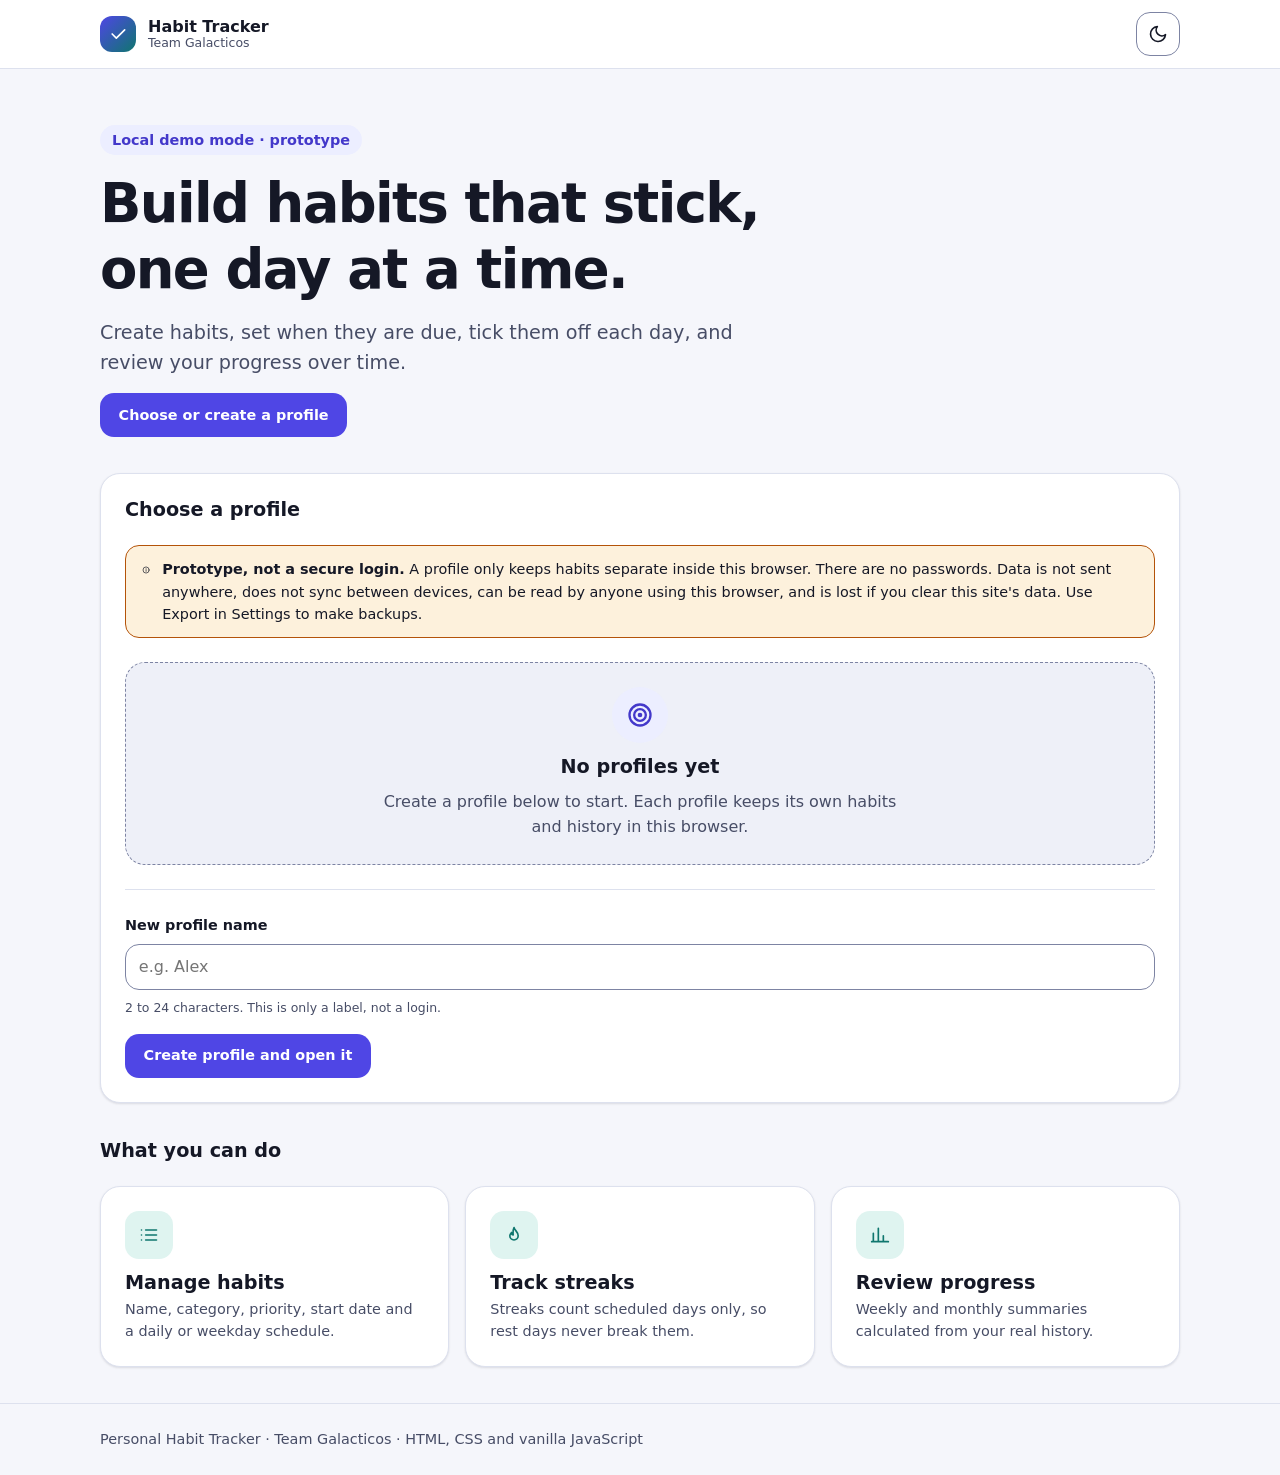
<file: index.html>
<!DOCTYPE html>
<html lang="en">
<head>
  <meta charset="UTF-8">
  <meta name="viewport" content="width=device-width, initial-scale=1">
  <title>Personal Habit Tracker | Team Galacticos</title>
  <link rel="icon" href="favicon.svg" type="image/svg+xml">
  <meta name="description" content="A personal habit tracker built with HTML, CSS and vanilla JavaScript.">
  <script src="js/theme-init.js"></script>
  <link rel="stylesheet" href="css/variables.css">
  <link rel="stylesheet" href="css/base.css">
  <link rel="stylesheet" href="css/layout.css">
  <link rel="stylesheet" href="css/components.css">
  <link rel="stylesheet" href="css/pages.css">
</head>
<body data-page="home">
  <a class="skip-link" href="#main">Skip to main content</a>

  <header class="site-header">
    <div class="container site-header__inner">
      <a class="brand" href="index.html">
        <span class="brand__mark" data-icon="check"></span>
        <span class="brand__text">
          <span class="brand__name">Habit Tracker</span>
          <span class="brand__team">Team Galacticos</span>
        </span>
      </a>
      <button class="btn btn--secondary btn--icon" type="button" data-theme-toggle></button>
    </div>
  </header>

  <main id="main" class="container" tabindex="-1">
    <section class="hero" aria-labelledby="hero-title">
      <p class="hero__eyebrow">Local demo mode &middot; prototype</p>
      <h1 class="hero__title" id="hero-title">Build habits that stick, one day at a time.</h1>
      <p class="hero__text">Create habits, set when they are due, tick them off each day, and review your progress over time.</p>
      <div class="hero__actions">
        <a class="btn btn--primary" href="#profile-panel">Choose or create a profile</a>
      </div>
    </section>

    <section class="card profile-panel" id="profile-panel" aria-labelledby="profile-title">
      <h2 class="card__title" id="profile-title">Choose a profile</h2>

      <p class="notice notice--warning section-gap">
        <span data-icon="info" data-icon-size="18"></span>
        <span><strong>Prototype, not a secure login.</strong> A profile only keeps habits separate inside this browser. There are no passwords. Data is not sent anywhere, does not sync between devices, can be read by anyone using this browser, and is lost if you clear this site's data. Use Export in Settings to make backups.</span>
      </p>

      <div id="storage-problem" class="section-gap"></div>

      <div class="section-gap" id="profile-region" aria-live="polite">
        <p class="card__subtitle">Loading profiles&hellip;</p>
      </div>

      <form class="profile-create" id="profile-form" novalidate>
        <div class="field">
          <label class="field__label" for="profile-name">New profile name</label>
          <input class="input" id="profile-name" name="displayName" type="text" maxlength="24" autocomplete="off" placeholder="e.g. Alex" aria-describedby="profile-name-hint profile-name-error">
          <p class="field__hint" id="profile-name-hint">2 to 24 characters. This is only a label, not a login.</p>
          <p class="field__error" id="profile-name-error" role="alert" hidden></p>
        </div>
        <div>
          <button class="btn btn--primary" type="submit">Create profile and open it</button>
        </div>
      </form>
    </section>

    <section class="landing-section" aria-labelledby="features-title">
      <h2 class="card__title" id="features-title">What you can do</h2>
      <div class="feature-grid section-gap">
        <article class="card">
          <div class="feature-card__icon" data-icon="list"></div>
          <h3 class="card__title">Manage habits</h3>
          <p class="card__subtitle">Name, category, priority, start date and a daily or weekday schedule.</p>
        </article>
        <article class="card">
          <div class="feature-card__icon" data-icon="flame"></div>
          <h3 class="card__title">Track streaks</h3>
          <p class="card__subtitle">Streaks count scheduled days only, so rest days never break them.</p>
        </article>
        <article class="card">
          <div class="feature-card__icon" data-icon="chart"></div>
          <h3 class="card__title">Review progress</h3>
          <p class="card__subtitle">Weekly and monthly summaries calculated from your real history.</p>
        </article>
      </div>
    </section>
  </main>

  <footer class="site-footer">
    <div class="container">Personal Habit Tracker &middot; Team Galacticos &middot; HTML, CSS and vanilla JavaScript</div>
  </footer>

  <script type="module" src="js/page-index.js"></script>
</body>
</html>
</file>
<file: css/variables.css>
/* css/variables.css
   Design tokens. Change a value here and the whole app updates.
   Light theme is the default; dark applies when the device prefers dark
   (and the user has not forced light) or when the user picks dark. */

:root {
  color-scheme: light;

  /* Brand and status colours */
  --color-primary: #4f46e5;
  --color-primary-hover: #4338ca;
  --color-primary-soft: #eceeff;
  --color-on-primary: #ffffff;
  --color-link: #4338ca;
  --color-accent: #0f766e;
  --color-accent-soft: #dff4f0;
  --color-on-accent: #ffffff;
  --color-warning: #b45309;
  --color-warning-soft: #fdf1dc;
  --color-danger: #be123c;
  --color-danger-soft: #fde6ec;

  /* Neutrals */
  --color-bg: #f5f6fb;
  --color-surface: #ffffff;
  --color-surface-2: #eef0f8;
  --color-border: #dde1ee;
  --color-border-strong: #7d84a3;
  --color-text: #151826;
  --color-text-muted: #474d66;
  --color-track: #e3e6f2;
  --color-focus: #4f46e5;

  /* Spacing scale */
  --space-1: 0.25rem;
  --space-2: 0.5rem;
  --space-3: 0.75rem;
  --space-4: 1rem;
  --space-5: 1.5rem;
  --space-6: 2.25rem;
  --space-7: 3.5rem;

  /* Shape and depth */
  --radius-sm: 0.5rem;
  --radius-md: 0.875rem;
  --radius-lg: 1.25rem;
  --radius-full: 999px;
  --shadow-sm: 0 1px 2px rgba(21, 24, 38, 0.06), 0 1px 3px rgba(21, 24, 38, 0.06);
  --shadow-lg: 0 20px 45px rgba(21, 24, 38, 0.22);

  /* Typography */
  --font-sans: system-ui, -apple-system, "Segoe UI", Roboto, "Helvetica Neue", Arial, sans-serif;
  --text-xs: 0.78rem;
  --text-sm: 0.9rem;
  --text-md: 1rem;
  --text-lg: 1.2rem;
  --text-xl: 1.5rem;
  --text-2xl: 1.9rem;
  --text-3xl: clamp(2.2rem, 5vw, 3.4rem);

  /* Motion and layout */
  --transition: 160ms ease;
  --sidebar-width: 16rem;
  --tabbar-height: 4.25rem;
}

/* Dark theme: follows the device unless the user forced light */
@media (prefers-color-scheme: dark) {
  :root:not([data-theme="light"]) {
    color-scheme: dark;
    --color-primary: #5558e8;
    --color-primary-hover: #6c6ff0;
    --color-primary-soft: #26294d;
    --color-link: #a5b4fc;
    --color-accent: #2dd4bf;
    --color-accent-soft: #123a3a;
    --color-on-accent: #04201c;
    --color-warning: #fbbf24;
    --color-warning-soft: #3a2c10;
    --color-danger: #fb7185;
    --color-danger-soft: #3f1722;
    --color-bg: #0e1020;
    --color-surface: #171a2e;
    --color-surface-2: #20243d;
    --color-border: #2b3050;
    --color-border-strong: #6a7197;
    --color-text: #eceefb;
    --color-text-muted: #a9afcb;
    --color-track: #2b3050;
    --color-focus: #a5b4fc;
    --shadow-sm: 0 1px 2px rgba(0, 0, 0, 0.4);
    --shadow-lg: 0 20px 45px rgba(0, 0, 0, 0.6);
  }
}

/* Dark theme: user explicitly chose dark */
:root[data-theme="dark"] {
  color-scheme: dark;
  --color-primary: #5558e8;
  --color-primary-hover: #6c6ff0;
  --color-primary-soft: #26294d;
  --color-link: #a5b4fc;
  --color-accent: #2dd4bf;
  --color-accent-soft: #123a3a;
  --color-on-accent: #04201c;
  --color-warning: #fbbf24;
  --color-warning-soft: #3a2c10;
  --color-danger: #fb7185;
  --color-danger-soft: #3f1722;
  --color-bg: #0e1020;
  --color-surface: #171a2e;
  --color-surface-2: #20243d;
  --color-border: #2b3050;
  --color-border-strong: #6a7197;
  --color-text: #eceefb;
  --color-text-muted: #a9afcb;
  --color-track: #2b3050;
  --color-focus: #a5b4fc;
  --shadow-sm: 0 1px 2px rgba(0, 0, 0, 0.4);
  --shadow-lg: 0 20px 45px rgba(0, 0, 0, 0.6);
}
</file>
<file: css/base.css>
/* css/base.css
   Reset, base typography, focus styles, accessibility helpers. */

*,
*::before,
*::after {
  box-sizing: border-box;
}

html {
  -webkit-text-size-adjust: 100%;
  scroll-behavior: smooth;
}

body {
  margin: 0;
  min-height: 100vh;
  font-family: var(--font-sans);
  font-size: var(--text-md);
  line-height: 1.55;
  color: var(--color-text);
  background: var(--color-bg);
  -webkit-font-smoothing: antialiased;
}

h1, h2, h3, h4 {
  margin: 0;
  line-height: 1.2;
}

p {
  margin: 0;
}

svg,
img {
  display: block;
  max-width: 100%;
}

.icon {
  flex-shrink: 0;
}

a {
  color: var(--color-link);
  text-underline-offset: 0.2em;
}

/* Visible keyboard focus everywhere */
:focus-visible {
  outline: 3px solid var(--color-focus);
  outline-offset: 2px;
  border-radius: var(--radius-sm);
}

main:focus {
  outline: none;
}

[hidden] {
  display: none !important;
}

.skip-link {
  position: absolute;
  top: -5rem;
  left: var(--space-4);
  z-index: 100;
  padding: var(--space-3) var(--space-4);
  border-radius: var(--radius-md);
  background: var(--color-primary);
  color: var(--color-on-primary);
  font-weight: 600;
  text-decoration: none;
}

.skip-link:focus {
  top: var(--space-4);
}

.visually-hidden {
  position: absolute !important;
  width: 1px;
  height: 1px;
  margin: -1px;
  padding: 0;
  overflow: hidden;
  clip: rect(0, 0, 0, 0);
  white-space: nowrap;
  border: 0;
}

/* Respect users who ask for less motion */
@media (prefers-reduced-motion: reduce) {
  *,
  *::before,
  *::after {
    animation-duration: 0.01ms !important;
    animation-iteration-count: 1 !important;
    transition-duration: 0.01ms !important;
    scroll-behavior: auto !important;
  }
}
</file>
<file: css/layout.css>
/* css/layout.css
   App shell: sidebar (desktop), top bar + tab bar (mobile/tablet), grids. */

.app-shell {
  min-height: 100vh;
}

.app-main {
  min-width: 0;
  padding-bottom: calc(var(--tabbar-height) + env(safe-area-inset-bottom, 0px));
}

/* ---------- Sidebar (hidden until desktop) ---------- */
.sidebar {
  display: none;
}

.brand {
  display: flex;
  align-items: center;
  gap: var(--space-3);
  color: var(--color-text);
  text-decoration: none;
}

.brand__mark {
  display: grid;
  place-items: center;
  width: 2.25rem;
  height: 2.25rem;
  border-radius: 0.75rem;
  color: #ffffff;
  background: linear-gradient(135deg, #4f46e5, #0f766e);
}

.brand__text {
  display: grid;
  line-height: 1.15;
}

.brand__name {
  font-weight: 700;
}

.brand__team {
  font-size: var(--text-xs);
  color: var(--color-text-muted);
}

.sidebar__nav {
  display: grid;
  gap: var(--space-1);
}

.nav-link {
  display: flex;
  align-items: center;
  gap: var(--space-3);
  min-height: 2.75rem;
  padding: 0.6rem 0.9rem;
  border-radius: var(--radius-md);
  color: var(--color-text-muted);
  font-weight: 600;
  text-decoration: none;
  transition: background-color var(--transition), color var(--transition);
}

.nav-link:hover {
  background: var(--color-surface-2);
  color: var(--color-text);
}

.nav-link[aria-current="page"] {
  background: var(--color-primary-soft);
  color: var(--color-link);
}

.sidebar__footer {
  display: grid;
  gap: var(--space-3);
  margin-top: auto;
}

.mode-note {
  padding: var(--space-3);
  border-radius: var(--radius-md);
  background: var(--color-surface-2);
  color: var(--color-text-muted);
  font-size: var(--text-xs);
}

/* ---------- Mobile top bar and bottom tab bar ---------- */
.mobile-topbar {
  position: sticky;
  top: 0;
  z-index: 20;
  display: flex;
  align-items: center;
  justify-content: space-between;
  padding: var(--space-3) var(--space-4);
  background: var(--color-surface);
  border-bottom: 1px solid var(--color-border);
}

.tabbar {
  position: fixed;
  right: 0;
  bottom: 0;
  left: 0;
  z-index: 30;
  display: grid;
  grid-template-columns: repeat(5, 1fr);
  height: calc(var(--tabbar-height) + env(safe-area-inset-bottom, 0px));
  padding-bottom: env(safe-area-inset-bottom, 0px);
  background: var(--color-surface);
  border-top: 1px solid var(--color-border);
}

.tab-link {
  display: flex;
  flex-direction: column;
  align-items: center;
  justify-content: center;
  gap: 0.2rem;
  min-height: 44px;
  color: var(--color-text-muted);
  font-size: var(--text-xs);
  font-weight: 600;
  text-decoration: none;
}

.tab-link[aria-current="page"] {
  color: var(--color-link);
}

/* ---------- Page container ---------- */
.page {
  width: 100%;
  max-width: 72rem;
  margin-inline: auto;
  padding: var(--space-5) var(--space-4) var(--space-6);
}

.page-header {
  display: flex;
  flex-wrap: wrap;
  align-items: flex-end;
  justify-content: space-between;
  gap: var(--space-4);
  margin-bottom: var(--space-5);
}

.page-title {
  font-size: var(--text-2xl);
  letter-spacing: -0.02em;
}

.page-subtitle {
  margin-top: var(--space-1);
  color: var(--color-text-muted);
}

.page-actions {
  display: flex;
  flex-wrap: wrap;
  gap: var(--space-3);
}

/* ---------- Layout utilities ---------- */
.stack {
  display: grid;
  gap: var(--space-5);
  align-content: start;
}

.stack--sm {
  gap: var(--space-3);
}

.cluster {
  display: flex;
  flex-wrap: wrap;
  align-items: center;
  gap: var(--space-3);
}

.grid {
  display: grid;
  gap: var(--space-4);
}

.grid--stats {
  grid-template-columns: repeat(auto-fit, minmax(11rem, 1fr));
}

.grid--two {
  grid-template-columns: minmax(0, 1fr);
  gap: var(--space-5);
}

.section-gap {
  margin-top: var(--space-5);
}

@media (min-width: 640px) {
  .page {
    padding-inline: var(--space-6);
  }
}

/* ---------- Desktop: sidebar replaces top bar and tab bar ---------- */
@media (min-width: 900px) {
  .app-shell {
    display: grid;
    grid-template-columns: var(--sidebar-width) minmax(0, 1fr);
  }

  .sidebar {
    position: sticky;
    top: 0;
    display: flex;
    flex-direction: column;
    gap: var(--space-5);
    height: 100vh;
    padding: var(--space-5) var(--space-4);
    background: var(--color-surface);
    border-right: 1px solid var(--color-border);
  }

  .mobile-topbar,
  .tabbar {
    display: none;
  }

  .app-main {
    padding-bottom: 0;
  }
}

@media (min-width: 1100px) {
  .grid--two {
    grid-template-columns: minmax(0, 3fr) minmax(0, 2fr);
  }
}
</file>
<file: css/components.css>
/* css/components.css
   Reusable components: buttons, cards, badges, stats, lists, forms,
   dialog, toast, empty states, notices. */

/* ---------- Buttons ---------- */
.btn {
  display: inline-flex;
  align-items: center;
  justify-content: center;
  gap: var(--space-2);
  min-height: 2.75rem;
  padding: 0.5rem 1.1rem;
  border: 1px solid transparent;
  border-radius: var(--radius-md);
  font: inherit;
  font-size: var(--text-sm);
  font-weight: 600;
  line-height: 1;
  text-decoration: none;
  cursor: pointer;
  transition: background-color var(--transition), border-color var(--transition), transform var(--transition);
}

.btn:active {
  transform: translateY(1px);
}

.btn--primary {
  background: var(--color-primary);
  color: var(--color-on-primary);
}

.btn--primary:hover {
  background: var(--color-primary-hover);
}

.btn--secondary {
  background: var(--color-surface);
  border-color: var(--color-border-strong);
  color: var(--color-text);
}

.btn--secondary:hover {
  background: var(--color-surface-2);
}

.btn--ghost {
  background: transparent;
  color: var(--color-text-muted);
}

.btn--ghost:hover {
  background: var(--color-surface-2);
}

.btn--danger {
  background: var(--color-danger-soft);
  color: var(--color-danger);
}

.btn--sm {
  min-height: 2.25rem;
  padding: 0.35rem 0.75rem;
}

.btn--icon {
  width: 2.75rem;
  padding: 0;
}

.btn:disabled,
.btn[aria-disabled="true"] {
  opacity: 0.55;
  cursor: not-allowed;
  transform: none;
}

/* ---------- Cards ---------- */
.card {
  padding: var(--space-5);
  background: var(--color-surface);
  border: 1px solid var(--color-border);
  border-radius: var(--radius-lg);
  box-shadow: var(--shadow-sm);
}

.card__header {
  display: flex;
  flex-wrap: wrap;
  align-items: center;
  justify-content: space-between;
  gap: var(--space-3);
  margin-bottom: var(--space-4);
}

.card__title {
  font-size: var(--text-lg);
}

.card__subtitle {
  margin-top: var(--space-1);
  color: var(--color-text-muted);
  font-size: var(--text-sm);
}

/* ---------- Badges ---------- */
.badge {
  display: inline-flex;
  align-items: center;
  padding: 0.15rem 0.6rem;
  border-radius: var(--radius-full);
  font-size: var(--text-xs);
  font-weight: 600;
  white-space: nowrap;
  background: var(--color-surface-2);
  color: var(--color-text-muted);
}

.badge--category { background: var(--color-primary-soft); color: var(--color-link); }
.badge--high     { background: var(--color-danger-soft);  color: var(--color-danger); }
.badge--medium   { background: var(--color-warning-soft); color: var(--color-warning); }
.badge--low      { background: var(--color-accent-soft);  color: var(--color-accent); }
.badge--done     { background: var(--color-accent-soft);  color: var(--color-accent); }
.badge--pending  { background: var(--color-surface-2);    color: var(--color-text-muted); }

/* ---------- Stat cards ---------- */
.stat-card {
  display: flex;
  align-items: center;
  gap: var(--space-4);
}

.stat-card__icon {
  display: grid;
  flex-shrink: 0;
  place-items: center;
  width: 3rem;
  height: 3rem;
  border-radius: var(--radius-md);
  background: var(--color-primary-soft);
  color: var(--color-link);
}

.stat-card__label {
  color: var(--color-text-muted);
  font-size: var(--text-sm);
}

.stat-card__value {
  font-size: var(--text-2xl);
  font-weight: 700;
  line-height: 1.1;
}

.stat-card__hint {
  color: var(--color-text-muted);
  font-size: var(--text-xs);
}

/* ---------- Ring and progress bar ---------- */
.ring {
  --size: 9rem;
  position: relative;
  display: grid;
  place-items: center;
  width: var(--size);
  height: var(--size);
  margin-inline: auto;
  border-radius: 50%;
  background: conic-gradient(var(--color-accent) calc(var(--value, 0) * 1%), var(--color-track) 0);
}

.ring::before {
  content: "";
  position: absolute;
  inset: 0.85rem;
  border-radius: 50%;
  background: var(--color-surface);
}

.ring__value {
  position: relative;
  font-size: var(--text-2xl);
  font-weight: 700;
}

.progress {
  height: 0.6rem;
  overflow: hidden;
  border-radius: var(--radius-full);
  background: var(--color-track);
}

.progress__fill {
  width: calc(var(--value, 0) * 1%);
  height: 100%;
  border-radius: inherit;
  background: var(--color-accent);
  transition: width 400ms ease;
}

/* ---------- Habit list ---------- */
.habit-list {
  display: grid;
  gap: var(--space-3);
  margin: 0;
  padding: 0;
  list-style: none;
}

.habit-item {
  display: grid;
  grid-template-columns: auto minmax(0, 1fr);
  gap: var(--space-3);
  align-items: center;
  padding: var(--space-3) var(--space-4);
  background: var(--color-surface);
  border: 1px solid var(--color-border);
  border-radius: var(--radius-md);
}

.habit-item__status {
  display: grid;
  place-items: center;
  width: 2.25rem;
  height: 2.25rem;
  border-radius: 50%;
  background: var(--color-surface-2);
  color: var(--color-text-muted);
}

.habit-item[data-done="true"] .habit-item__status {
  background: var(--color-accent);
  color: var(--color-on-accent);
}

.habit-item__name {
  font-weight: 600;
}

.habit-item__meta {
  display: flex;
  flex-wrap: wrap;
  align-items: center;
  gap: var(--space-2);
  margin-top: 0.3rem;
  color: var(--color-text-muted);
  font-size: var(--text-sm);
}

.habit-item__streak {
  display: inline-flex;
  align-items: center;
  gap: 0.25rem;
}

.habit-item__trailing {
  display: flex;
  flex-wrap: wrap;
  align-items: center;
  gap: var(--space-2);
  grid-column: 1 / -1;
}

@media (min-width: 640px) {
  .habit-item {
    grid-template-columns: auto minmax(0, 1fr) auto;
  }

  .habit-item__trailing {
    grid-column: auto;
    justify-content: flex-end;
  }
}

/* ---------- Weekly chart ---------- */
.week-chart {
  display: grid;
  grid-template-columns: repeat(7, 1fr);
  gap: var(--space-2);
}

.week-chart__col {
  display: flex;
  flex-direction: column;
  align-items: center;
  gap: var(--space-1);
}

.week-chart__track {
  display: flex;
  align-items: flex-end;
  width: 100%;
  height: 8rem;
  overflow: hidden;
  border-radius: var(--radius-sm);
  background: var(--color-surface-2);
}

.week-chart__bar {
  width: 100%;
  height: calc(var(--value, 0) * 1%);
  border-radius: var(--radius-sm) var(--radius-sm) 0 0;
  background: var(--color-primary);
  transition: height 400ms ease;
}

.week-chart__label {
  font-size: var(--text-xs);
  font-weight: 600;
}

.week-chart__pct {
  color: var(--color-text-muted);
  font-size: var(--text-xs);
}

/* ---------- Activity list ---------- */
.activity-list {
  display: grid;
  gap: var(--space-3);
  margin: 0;
  padding: 0;
  list-style: none;
}

.activity-item {
  display: flex;
  align-items: flex-start;
  gap: var(--space-3);
}

.activity-item__dot {
  flex-shrink: 0;
  width: 0.6rem;
  height: 0.6rem;
  margin-top: 0.5rem;
  border-radius: 50%;
  background: var(--color-accent);
}

.activity-item__time {
  display: block;
  color: var(--color-text-muted);
  font-size: var(--text-xs);
}

/* ---------- Empty states and notices ---------- */
.empty-state {
  display: grid;
  justify-items: center;
  gap: var(--space-3);
  padding: var(--space-6) var(--space-4);
  text-align: center;
  background: var(--color-surface-2);
  border: 1px dashed var(--color-border-strong);
  border-radius: var(--radius-lg);
}

.empty-state--compact {
  padding: var(--space-5) var(--space-4);
}

.empty-state__icon {
  display: grid;
  place-items: center;
  width: 3.5rem;
  height: 3.5rem;
  border-radius: 50%;
  background: var(--color-primary-soft);
  color: var(--color-link);
}

.empty-state__title {
  font-size: var(--text-lg);
}

.empty-state__text {
  max-width: 34rem;
  color: var(--color-text-muted);
}

.notice {
  display: flex;
  align-items: flex-start;
  gap: var(--space-3);
  padding: var(--space-3) var(--space-4);
  border: 1px solid var(--color-border);
  border-radius: var(--radius-md);
  background: var(--color-primary-soft);
  font-size: var(--text-sm);
}

.notice--warning {
  background: var(--color-warning-soft);
  border-color: var(--color-warning);
}

.notice .icon {
  margin-top: 0.15rem;
}

/* ---------- Forms ---------- */
.fieldset {
  min-width: 0;
  margin: 0;
  padding: 0;
  border: 0;
}

.form-grid {
  display: grid;
  gap: var(--space-4);
}

.form-row {
  display: grid;
  gap: var(--space-4);
}

@media (min-width: 560px) {
  .form-row {
    grid-template-columns: repeat(2, minmax(0, 1fr));
  }
}

.field {
  display: grid;
  gap: var(--space-2);
}

.field__label {
  padding: 0;
  font-size: var(--text-sm);
  font-weight: 600;
}

.field__hint {
  color: var(--color-text-muted);
  font-size: var(--text-xs);
}

.field__error {
  color: var(--color-danger);
  font-size: var(--text-sm);
}

.required-mark {
  color: var(--color-danger);
}

.input,
.select,
.textarea {
  width: 100%;
  min-height: 2.75rem;
  padding: 0.6rem 0.8rem;
  font: inherit;
  color: var(--color-text);
  background: var(--color-surface);
  border: 1px solid var(--color-border-strong);
  border-radius: var(--radius-md);
  transition: border-color var(--transition);
}

.textarea {
  min-height: 5.5rem;
  resize: vertical;
}

.input:disabled,
.select:disabled,
.textarea:disabled {
  opacity: 0.6;
  cursor: not-allowed;
  background: var(--color-surface-2);
}

.input[aria-invalid="true"],
.select[aria-invalid="true"],
.textarea[aria-invalid="true"] {
  border-color: var(--color-danger);
}

.check-row {
  display: flex;
  align-items: center;
  gap: var(--space-3);
  font-weight: 600;
}

.check-row input {
  width: 1.25rem;
  height: 1.25rem;
  accent-color: var(--color-primary);
}

.weekday-picker {
  display: flex;
  flex-wrap: wrap;
  gap: var(--space-2);
}

.chip {
  position: relative;
}

.chip input {
  position: absolute;
  opacity: 0;
  inset: 0;
  width: 100%;
  height: 100%;
  margin: 0;
  cursor: pointer;
}

.chip span {
  display: inline-grid;
  place-items: center;
  min-width: 3.25rem;
  min-height: 2.75rem;
  padding: 0 0.75rem;
  border: 1px solid var(--color-border-strong);
  border-radius: var(--radius-full);
  font-size: var(--text-sm);
  font-weight: 600;
  background: var(--color-surface);
  transition: background-color var(--transition), color var(--transition);
}

.chip input:checked + span {
  background: var(--color-primary);
  border-color: var(--color-primary);
  color: var(--color-on-primary);
}

.chip input:focus-visible + span {
  outline: 3px solid var(--color-focus);
  outline-offset: 2px;
}

.toolbar {
  display: grid;
  grid-template-columns: repeat(auto-fit, minmax(10.5rem, 1fr));
  gap: var(--space-3);
  align-items: end;
}

/* ---------- Dialog ---------- */
.dialog {
  width: min(40rem, calc(100% - 2rem));
  max-height: calc(100vh - 2rem);
  max-height: calc(100dvh - 2rem);
  padding: 0;
  color: var(--color-text);
  background: var(--color-surface);
  border: 1px solid var(--color-border);
  border-radius: var(--radius-lg);
  box-shadow: var(--shadow-lg);
}

.dialog::backdrop {
  background: rgba(10, 12, 28, 0.6);
}

.dialog[open] {
  display: flex;
  animation: dialog-in 180ms ease;
}

.dialog__form {
  display: flex;
  flex-direction: column;
  width: 100%;
  min-height: 0;
}

.dialog__header,
.dialog__footer {
  display: flex;
  align-items: center;
  justify-content: space-between;
  gap: var(--space-3);
  padding: var(--space-4) var(--space-5);
}

.dialog__header {
  border-bottom: 1px solid var(--color-border);
}

.dialog__footer {
  flex-wrap: wrap;
  justify-content: flex-end;
  border-top: 1px solid var(--color-border);
}

.dialog__body {
  overflow-y: auto;
  padding: var(--space-5);
}

@keyframes dialog-in {
  from { opacity: 0; transform: translateY(8px); }
  to   { opacity: 1; transform: translateY(0); }
}

/* ---------- Toasts ---------- */
.toast-region {
  position: fixed;
  right: var(--space-4);
  bottom: calc(var(--tabbar-height) + var(--space-4));
  z-index: 200;
  display: grid;
  gap: var(--space-2);
  max-width: min(24rem, calc(100% - 2rem));
}

.toast {
  padding: 0.75rem 1rem;
  background: var(--color-surface);
  border: 1px solid var(--color-border);
  border-left: 4px solid var(--color-primary);
  border-radius: var(--radius-md);
  box-shadow: var(--shadow-lg);
  font-size: var(--text-sm);
}

.toast--success { border-left-color: var(--color-accent); }
.toast--warning { border-left-color: var(--color-warning); }
.toast--error   { border-left-color: var(--color-danger); }

@media (min-width: 900px) {
  .toast-region {
    right: var(--space-5);
    bottom: var(--space-5);
  }
}

/* ---------- Legend and definition list ---------- */
.legend {
  display: flex;
  flex-wrap: wrap;
  gap: var(--space-4);
  margin: 0;
  padding: 0;
  list-style: none;
  font-size: var(--text-sm);
}

.legend__item {
  display: flex;
  align-items: center;
  gap: var(--space-2);
}

.legend__swatch {
  width: 0.9rem;
  height: 0.9rem;
  border-radius: 0.25rem;
  background: var(--color-track);
}

.legend__swatch--done   { background: var(--color-accent); }
.legend__swatch--missed { background: var(--color-danger); }

.definition-list {
  display: grid;
  gap: var(--space-3);
  margin: 0;
}

.definition-list dt {
  font-weight: 600;
}

.definition-list dd {
  margin: 0.2rem 0 0;
  color: var(--color-text-muted);
}
/* ---------- Phase 6 polish ---------- */

/* Page header: let the title block shrink so action buttons stay beside it, not under a long subtitle */
.page-header > :first-child {
  flex: 1 1 22rem;
  min-width: 0;
}

/* Dashboard: six statistic cards fit better as three columns than six cramped ones */
body[data-page="dashboard"] .grid--stats {
  grid-template-columns: repeat(auto-fit, minmax(min(100%, 18rem), 1fr));
}

/* Long unbroken text (for example a 60-character habit name) wraps instead of overflowing */
.toast,
.dialog__body p {
  overflow-wrap: anywhere;
}

.dialog__header .card__title {
  min-width: 0;
  overflow-wrap: anywhere;
}

.badge--category {
  max-width: 100%;
  white-space: normal;
  overflow-wrap: anywhere;
}

/* Very small phones */
@media (max-width: 380px) {
  .tabbar .tab-link {
    font-size: 0.68rem;
  }

  .card {
    padding: var(--space-4);
  }

  .card .week-chart,
  .card .trend-chart {
    gap: 2px;
  }

  .week-chart .week-chart__pct,
  .week-chart .week-chart__count,
  .trend-chart .week-chart__pct,
  .trend-chart .week-chart__count,
  .calendar .cal-day__count {
    font-size: 0.62rem;
  }
}
</file>
<file: css/pages.css>
/* css/pages.css
   Landing page / profile screen (index.html) and small page-level styles. */

.container {
  width: 100%;
  max-width: 72rem;
  margin-inline: auto;
  padding-inline: var(--space-4);
}

.site-header {
  background: var(--color-surface);
  border-bottom: 1px solid var(--color-border);
}

.site-header__inner {
  display: flex;
  align-items: center;
  justify-content: space-between;
  gap: var(--space-3);
  padding-block: var(--space-3);
}

.hero {
  display: grid;
  gap: var(--space-4);
  justify-items: start;
  padding-block: var(--space-7) var(--space-6);
}

.hero__eyebrow {
  padding: 0.25rem 0.75rem;
  border-radius: var(--radius-full);
  background: var(--color-primary-soft);
  color: var(--color-link);
  font-size: var(--text-sm);
  font-weight: 600;
}

.hero__title {
  max-width: 18ch;
  font-size: var(--text-3xl);
  letter-spacing: -0.03em;
}

.hero__text {
  max-width: 40rem;
  color: var(--color-text-muted);
  font-size: var(--text-lg);
}

.hero__actions {
  display: flex;
  flex-wrap: wrap;
  gap: var(--space-3);
}

/* ---------- Profile screen ---------- */
.profile-panel {
  margin-bottom: var(--space-6);
  scroll-margin-top: var(--space-4);
}

.profile-list {
  display: grid;
  gap: var(--space-3);
  margin: 0;
  padding: 0;
  list-style: none;
}

.profile-item {
  display: flex;
  flex-wrap: wrap;
  align-items: center;
  justify-content: space-between;
  gap: var(--space-3);
  padding: var(--space-3) var(--space-4);
  background: var(--color-surface);
  border: 1px solid var(--color-border);
  border-radius: var(--radius-md);
}

.profile-item__name {
  font-weight: 600;
}

.profile-item__meta {
  color: var(--color-text-muted);
  font-size: var(--text-sm);
}

.profile-item__actions {
  display: flex;
  flex-wrap: wrap;
  gap: var(--space-2);
}

.profile-create {
  display: grid;
  gap: var(--space-4);
  margin-top: var(--space-5);
  padding-top: var(--space-5);
  border-top: 1px solid var(--color-border);
}

.landing-section {
  padding-bottom: var(--space-6);
}

.feature-grid {
  display: grid;
  grid-template-columns: repeat(auto-fit, minmax(15rem, 1fr));
  gap: var(--space-4);
}

.feature-card__icon {
  display: grid;
  place-items: center;
  width: 3rem;
  height: 3rem;
  margin-bottom: var(--space-3);
  border-radius: var(--radius-md);
  background: var(--color-accent-soft);
  color: var(--color-accent);
}

.site-footer {
  padding-block: var(--space-5);
  border-top: 1px solid var(--color-border);
  color: var(--color-text-muted);
  font-size: var(--text-sm);
}

@media (min-width: 640px) {
  .container {
    padding-inline: var(--space-6);
  }
}
</file>
<file: css/habits.css>
/* css/habits.css
   Styles for the Habits and Dashboard pages (linked from habits.html and dashboard.html).
   Loaded AFTER components.css, so these rules extend or override it. */

/* Round tick button at the start of each habit row */
.habit-toggle {
  display: grid;
  flex-shrink: 0;
  place-items: center;
  width: 2.75rem;
  height: 2.75rem;
  padding: 0;
  border: 2px solid var(--color-border-strong);
  border-radius: 50%;
  background: var(--color-surface);
  color: var(--color-text-muted);
  cursor: pointer;
  transition: background-color var(--transition), border-color var(--transition), color var(--transition);
}

.habit-toggle:hover {
  border-color: var(--color-accent);
  color: var(--color-accent);
}

.habit-toggle[aria-pressed="true"] {
  background: var(--color-accent);
  border-color: var(--color-accent);
  color: var(--color-on-accent);
}

.habit-toggle:disabled {
  opacity: 0.6;
  cursor: progress;
}

/* Non-clickable status circle (not scheduled today, not started, ended) */
.habit-list .habit-item__status {
  width: 2.75rem;
  height: 2.75rem;
}

/* Long names or descriptions wrap instead of overflowing */
.habit-item__name,
.habit-item__description {
  overflow-wrap: anywhere;
}

.habit-item__description {
  margin-top: 0.15rem;
  color: var(--color-text-muted);
  font-size: var(--text-sm);
}

.habit-item__detail {
  display: inline-flex;
  align-items: center;
  gap: 0.25rem;
}

.habit-item__trailing .badge {
  margin-right: var(--space-1);
}
</file>
<file: css/insights.css>
/* css/insights.css
   Dashboard and Habits page additions: statistics, weekly chart, overall
   figures, activity, and the filter summary line.
   Loaded AFTER components.css and habits.css. */

/* ---------- Weekly chart additions ---------- */
.week-chart__col {
  min-width: 0;
}

.week-chart__col--today .week-chart__label {
  color: var(--color-link);
}

.week-chart__col--today .week-chart__track {
  outline: 2px solid var(--color-primary);
  outline-offset: 1px;
}

.week-chart__col--future .week-chart__track {
  opacity: 0.55;
}

.week-chart__bar--full {
  background: var(--color-accent);
}

.week-chart__count {
  color: var(--color-text-muted);
  font-size: var(--text-xs);
  white-space: nowrap;
}

.week-summary {
  display: grid;
  gap: var(--space-2);
  margin-top: var(--space-4);
}

.week-summary__line {
  display: flex;
  flex-wrap: wrap;
  align-items: baseline;
  justify-content: space-between;
  gap: var(--space-2);
  font-size: var(--text-sm);
}

.week-summary__line strong {
  font-size: var(--text-lg);
}

/* ---------- Overall figures ---------- */
.figure-list {
  display: grid;
  grid-template-columns: repeat(3, minmax(0, 1fr));
  gap: var(--space-3);
  margin: var(--space-4) 0 0;
  padding: 0;
  list-style: none;
  text-align: center;
}

.figure__value {
  display: block;
  font-size: var(--text-xl);
  font-weight: 700;
  line-height: 1.1;
}

.figure__label {
  color: var(--color-text-muted);
  font-size: var(--text-xs);
}

/* ---------- Statistic hints ---------- */
.stat-card__hint {
  overflow-wrap: anywhere;
}

/* ---------- Activity dot colours by action ---------- */
.activity-item__dot--created,
.activity-item__dot--updated {
  background: var(--color-primary);
}

.activity-item__dot--uncompleted {
  background: var(--color-warning);
}

.activity-item__dot--deleted {
  background: var(--color-danger);
}

.activity-item > div {
  min-width: 0;
  overflow-wrap: anywhere;
}

/* ---------- Habits page: streak and filter summary ---------- */
.habit-item__streak {
  color: var(--color-warning);
  font-weight: 600;
}

.filter-summary {
  margin-top: var(--space-4);
  color: var(--color-text-muted);
  font-size: var(--text-sm);
}
</file>
<file: css/calendar.css>
/* css/calendar.css
   History and Progress pages: month navigation, calendar, charts, tables.
   Loaded AFTER components.css, habits.css and insights.css. */

/* ---------- Month navigation ---------- */
.month-nav {
  display: flex;
  flex-wrap: wrap;
  align-items: center;
  justify-content: space-between;
  gap: var(--space-3);
}

.month-nav__label {
  min-width: 10rem;
  font-size: var(--text-lg);
  font-weight: 700;
  text-align: center;
}

.goto-field {
  max-width: 14rem;
}

/* The "jump to details" link is only useful when the panels are stacked */
@media (min-width: 1100px) {
  .jump-link {
    display: none;
  }
}

.figure-list--four {
  grid-template-columns: repeat(2, minmax(0, 1fr));
}

@media (min-width: 560px) {
  .figure-list--four {
    grid-template-columns: repeat(4, minmax(0, 1fr));
  }
}

.badge--missed {
  background: var(--color-danger-soft);
  color: var(--color-danger);
}

/* ---------- Calendar ---------- */
.calendar {
  display: grid;
  grid-template-columns: repeat(7, minmax(0, 1fr));
  gap: 0.3rem;
  margin-top: var(--space-4);
}

.calendar__weekday {
  padding-bottom: 0.2rem;
  color: var(--color-text-muted);
  font-size: var(--text-xs);
  font-weight: 600;
  text-align: center;
}

.cal-blank {
  min-height: 3.25rem;
}

.cal-day {
  display: flex;
  flex-direction: column;
  align-items: center;
  justify-content: center;
  gap: 0.1rem;
  min-height: 3.25rem;
  padding: 0.25rem 0.1rem;
  background: var(--color-surface);
  border: 1px solid var(--color-border);
  border-radius: var(--radius-sm);
  color: var(--color-text);
  font: inherit;
  cursor: pointer;
  transition: border-color var(--transition), background-color var(--transition);
}

.cal-day:hover {
  border-color: var(--color-border-strong);
}

.cal-day__num {
  font-size: var(--text-sm);
  font-weight: 700;
  line-height: 1.1;
}

.cal-day__count {
  min-height: 0.8rem;
  color: var(--color-text-muted);
  font-size: 0.7rem;
  line-height: 1.1;
  white-space: nowrap;
}

.cal-day--full {
  background: var(--color-accent-soft);
  border-color: var(--color-accent);
}

.cal-day--partial {
  background: var(--color-warning-soft);
  border-color: var(--color-warning);
}

.cal-day--missed {
  background: var(--color-danger-soft);
  border-color: var(--color-danger);
}

.cal-day--pending {
  background: var(--color-surface-2);
  border-color: var(--color-border-strong);
}

.cal-day--none {
  background: var(--color-surface);
  color: var(--color-text-muted);
}

.cal-day--future {
  background: var(--color-surface);
  border-style: dashed;
  border-color: var(--color-border-strong);
  color: var(--color-text-muted);
}

.cal-day--today {
  box-shadow: 0 0 0 2px var(--color-primary);
}

.cal-day[aria-pressed="true"] {
  border-color: var(--color-primary);
  box-shadow: inset 0 0 0 2px var(--color-primary);
}

.cal-day--today[aria-pressed="true"] {
  box-shadow: 0 0 0 2px var(--color-primary), inset 0 0 0 2px var(--color-primary);
}

@media (min-width: 560px) {
  .cal-blank,
  .cal-day {
    min-height: 4rem;
  }

  .cal-day__count {
    font-size: var(--text-xs);
  }
}

.legend__swatch--partial {
  background: var(--color-warning);
}

.legend__swatch--future {
  background: transparent;
  border: 1px dashed var(--color-border-strong);
}

/* ---------- Monthly bar chart ---------- */
.month-chart {
  display: grid;
  grid-template-columns: repeat(var(--days, 30), minmax(0, 1fr));
  gap: 2px;
}

.month-chart__col {
  display: flex;
  flex-direction: column;
  gap: var(--space-1);
  min-width: 0;
}

.month-chart__track {
  display: flex;
  align-items: flex-end;
  height: 6rem;
  overflow: hidden;
  background: var(--color-surface-2);
  border-radius: 3px;
}

.month-chart__bar {
  width: 100%;
  height: calc(var(--value, 0) * 1%);
  background: var(--color-primary);
}

.month-chart__bar--full {
  background: var(--color-accent);
}

.month-chart__col--future .month-chart__track {
  opacity: 0.55;
}

.month-chart__col--today .month-chart__track {
  outline: 2px solid var(--color-primary);
  outline-offset: 1px;
}

.month-chart__label {
  display: flex;
  justify-content: center;
  min-height: 1rem;
  color: var(--color-text-muted);
  font-size: var(--text-xs);
  line-height: 1.2;
}

.month-chart__label span {
  white-space: nowrap;
}

.chart-note {
  margin-top: var(--space-3);
}

/* ---------- Weekly trend chart (reuses the week-chart pieces) ---------- */
.trend-chart {
  display: grid;
  grid-template-columns: repeat(var(--cols, 8), minmax(0, 1fr));
  gap: var(--space-2);
}

.trend-chart .week-chart__label {
  text-align: center;
}

/* ---------- Tables ---------- */
.table-wrap {
  overflow-x: auto;
}

.data-table {
  width: 100%;
  border-collapse: collapse;
  font-size: var(--text-sm);
}

.data-table th,
.data-table td {
  padding: 0.6rem 0.75rem;
  border-bottom: 1px solid var(--color-border);
  text-align: left;
  vertical-align: middle;
}

.data-table th {
  color: var(--color-text-muted);
  font-size: var(--text-xs);
  font-weight: 600;
  white-space: nowrap;
}

.data-table .num {
  text-align: right;
  white-space: nowrap;
}

.data-table__name {
  min-width: 9rem;
  overflow-wrap: anywhere;
  font-weight: 600;
}

.rate-cell {
  display: flex;
  align-items: center;
  justify-content: flex-end;
  gap: var(--space-2);
}

.rate-cell .progress {
  width: 4.5rem;
}
</file>
